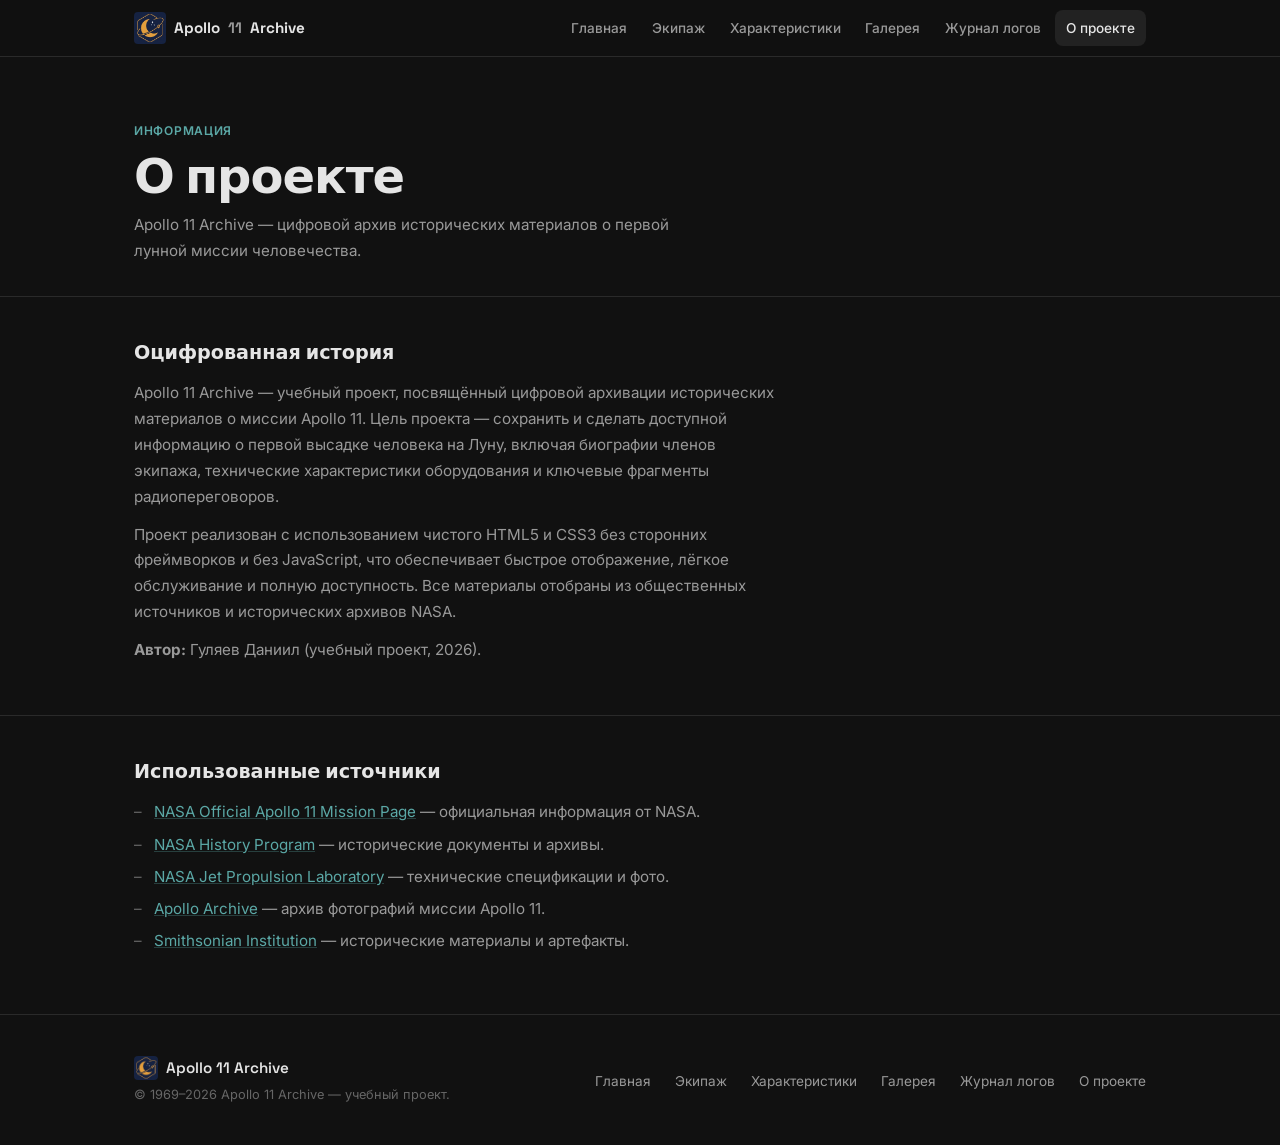
<file: public/about.html>
<!doctype html>
<html lang="ru">

<head>
  <meta charset="utf-8" />
  <meta name="viewport" content="width=device-width,initial-scale=1,viewport-fit=cover" />
  <meta name="color-scheme" content="dark" />
  <meta name="theme-color" content="#050508" />
  <meta name="description" content="О проекте Apollo 11 Archive — учебный архив исторических материалов." />
  <title>О проекте — Apollo 11 Archive</title>
  <link rel="preconnect" href="https://fonts.googleapis.com">
  <link rel="preconnect" href="https://fonts.gstatic.com" crossorigin>
  <link
    href="https://fonts.googleapis.com/css2?family=Inter:wght@400;500;600;700&family=Space+Grotesk:wght@500;600;700&display=swap"
    rel="stylesheet">
  <link rel="stylesheet" href="src/style.css">
  <link rel="icon" href="Favicon.svg" type="image/svg+xml">
  <link rel="icon" href="Favicon.ico" sizes="any">
</head>

<body>

  <input type="checkbox" id="nav-toggle" class="nav-toggle" aria-hidden="true">

  <header class="site-header" role="banner">
    <div class="container header-inner">
      <a class="logo" href="index.html"><img src="images/Apollo-11-archive-icon.svg" alt="" class="logo-icon" width="32" height="32">Apollo<span> 11</span> Archive</a>
      <nav class="site-nav" aria-label="Основная навигация">
        <ul>
          <li><a href="index.html">Главная</a></li>
          <li><a href="crew.html">Экипаж</a></li>
          <li><a href="tech.html">Характеристики</a></li>
          <li><a href="gallery.html">Галерея</a></li>
          <li><a href="logs.html">Журнал логов</a></li>
          <li><a class="active" href="about.html" aria-current="page">О проекте</a></li>
        </ul>
      </nav>
      <label for="nav-toggle" class="burger" aria-label="Открыть меню">
        <span></span><span></span><span></span>
      </label>
    </div>
  </header>

  <nav class="nav-drawer" aria-label="Мобильная навигация">
    <ul>
      <li><a href="index.html">Главная</a></li>
      <li><a href="crew.html">Экипаж</a></li>
      <li><a href="tech.html">Характеристики</a></li>
      <li><a href="gallery.html">Галерея</a></li>
      <li><a href="logs.html">Журнал логов</a></li>
      <li><a class="active" href="about.html">О проекте</a></li>
    </ul>
  </nav>

  <main>

    <section class="about-hero" aria-labelledby="about-title">
      <div class="container">
        <p class="section-tag">Информация</p>
        <h1 id="about-title">О проекте</h1>
        <p class="section-lead">Apollo 11 Archive — цифровой архив исторических материалов о первой лунной миссии
          человечества.</p>
      </div>
    </section>

    <section class="about-section" aria-labelledby="about-project">
      <div class="container">
        <h2 id="about-project">Оцифрованная история</h2>
        <p>
          Apollo 11 Archive — учебный проект, посвящённый цифровой архивации исторических материалов о миссии Apollo 11.
          Цель проекта — сохранить и сделать доступной информацию о первой высадке человека на Луну, включая биографии
          членов экипажа, технические характеристики оборудования и ключевые фрагменты радиопереговоров.
        </p>
        <p>
          Проект реализован с использованием чистого HTML5 и CSS3 без сторонних фреймворков и без JavaScript,
          что обеспечивает быстрое отображение, лёгкое обслуживание и полную доступность. Все материалы отобраны
          из общественных источников и исторических архивов NASA.
        </p>
        <p>
          <strong>Автор:</strong> Гуляев Даниил (учебный проект, 2026).
        </p>
      </div>
    </section>

    <section class="about-section" aria-labelledby="about-sources">
      <div class="container">
        <h2 id="about-sources">Использованные источники</h2>
        <ul>
          <li><a href="https://www.nasa.gov/mission/apollo-11/" target="_blank" rel="noopener">NASA Official Apollo 11
              Mission Page</a> — официальная информация от NASA.</li>
          <li><a href="https://history.nasa.gov/" target="_blank" rel="noopener">NASA History Program</a> — исторические
            документы и архивы.</li>
          <li><a href="https://www.jpl.nasa.gov/" target="_blank" rel="noopener">NASA Jet Propulsion Laboratory</a> —
            технические спецификации и фото.</li>
          <li><a href="https://www.apolloarchive.com/" target="_blank" rel="noopener">Apollo Archive</a> — архив
            фотографий миссии Apollo 11.</li>
          <li><a href="https://www.si.edu/" target="_blank" rel="noopener">Smithsonian Institution</a> — исторические
            материалы и артефакты.</li>
        </ul>
      </div>
    </section>

  </main>

  <footer class="site-footer" role="contentinfo">
    <div class="container">
      <div class="footer-brand">
        <span class="footer-logo"><img src="images/Apollo-11-archive-icon.svg" alt="" class="logo-icon" width="24" height="24">Apollo 11 Archive</span>
        <small>© 1969–2026 Apollo 11 Archive — учебный проект.</small>
      </div>
      <nav class="footer-nav" aria-label="Навигация в подвале">
        <ul>
          <li><a href="index.html">Главная</a></li>
          <li><a href="crew.html">Экипаж</a></li>
          <li><a href="tech.html">Характеристики</a></li>
          <li><a href="gallery.html">Галерея</a></li>
          <li><a href="logs.html">Журнал логов</a></li>
          <li><a href="about.html">О проекте</a></li>
        </ul>
      </nav>
    </div>
  </footer>

</body>

</html>
</file>
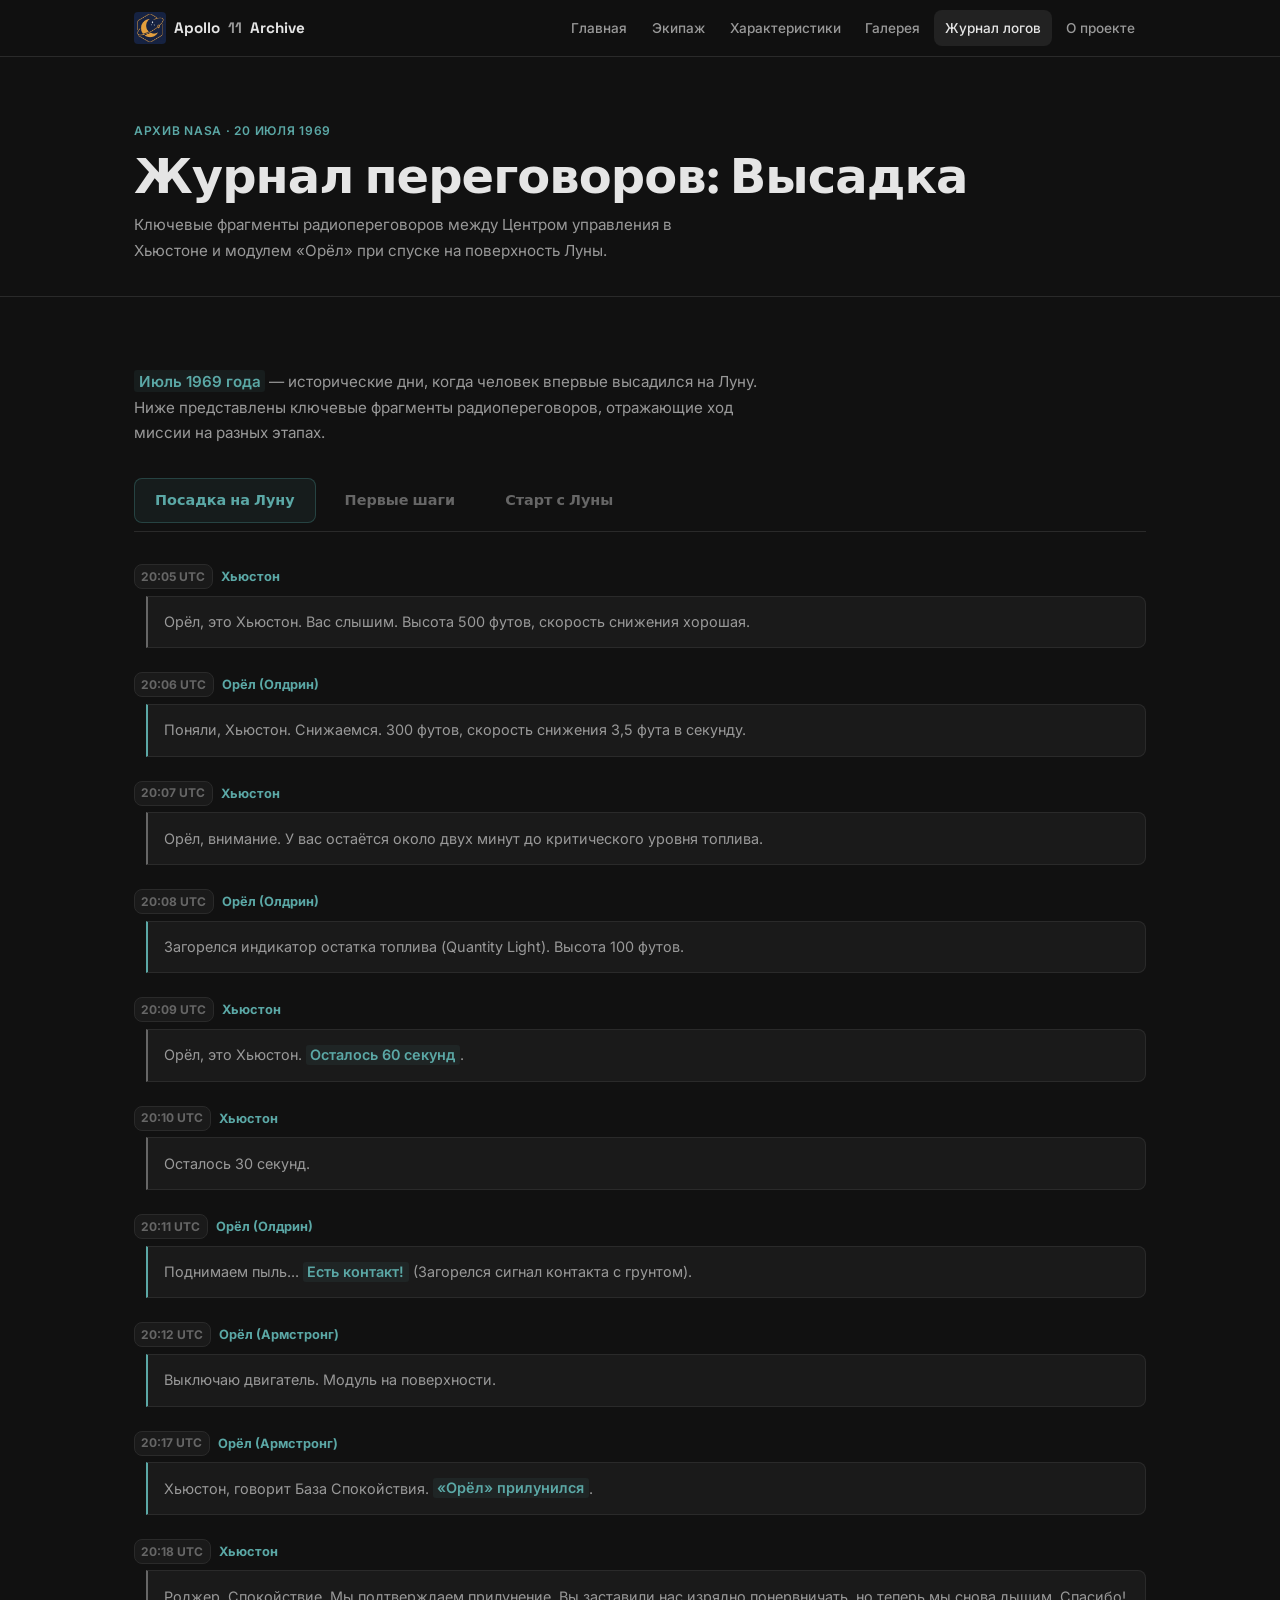
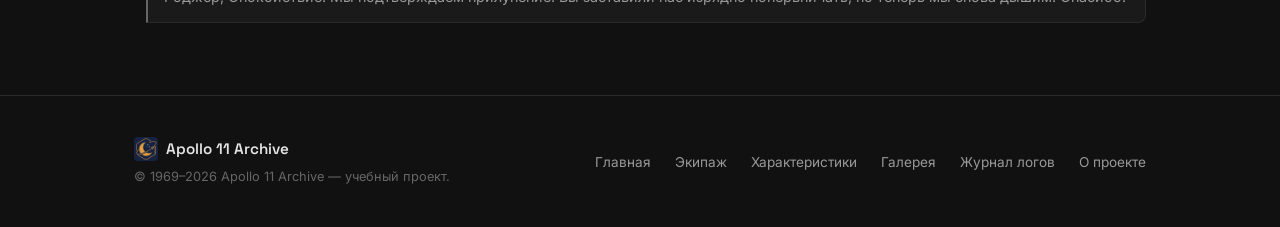
<file: public/logs.html>
<!doctype html>
<html lang="ru">
<head>
  <meta charset="utf-8" />
  <meta name="viewport" content="width=device-width,initial-scale=1,viewport-fit=cover" />
  <meta name="color-scheme" content="dark" />
  <meta name="theme-color" content="#050508" />
  <meta name="description" content="Журнал радиопереговоров при посадке Apollo 11 на Луну — 20 июля 1969 года." />
  <title>Журнал переговоров — Apollo 11 Archive</title>
  <link rel="preconnect" href="https://fonts.googleapis.com">
  <link rel="preconnect" href="https://fonts.gstatic.com" crossorigin>
  <link href="https://fonts.googleapis.com/css2?family=Inter:wght@400;500;600;700&family=Space+Grotesk:wght@500;600;700&display=swap" rel="stylesheet">
  <link rel="stylesheet" href="src/style.css">
  <link rel="icon" href="Favicon.svg" type="image/svg+xml">
  <link rel="icon" href="Favicon.ico" sizes="any">
</head>
<body>

  <input type="checkbox" id="nav-toggle" class="nav-toggle" aria-hidden="true">

  <header class="site-header" role="banner">
    <div class="container header-inner">
      <a class="logo" href="index.html"><img src="images/Apollo-11-archive-icon.svg" alt="" class="logo-icon" width="32" height="32">Apollo<span> 11</span> Archive</a>
      <nav class="site-nav" aria-label="Основная навигация">
        <ul>
          <li><a href="index.html">Главная</a></li>
          <li><a href="crew.html">Экипаж</a></li>
          <li><a href="tech.html">Характеристики</a></li>
          <li><a href="gallery.html">Галерея</a></li>
          <li><a class="active" href="logs.html" aria-current="page">Журнал логов</a></li>
          <li><a href="about.html">О проекте</a></li>
        </ul>
      </nav>
      <label for="nav-toggle" class="burger" aria-label="Открыть меню">
        <span></span><span></span><span></span>
      </label>
    </div>
  </header>

  <nav class="nav-drawer" aria-label="Мобильная навигация">
    <ul>
      <li><a href="index.html">Главная</a></li>
      <li><a href="crew.html">Экипаж</a></li>
      <li><a href="tech.html">Характеристики</a></li>
      <li><a href="gallery.html">Галерея</a></li>
      <li><a class="active" href="logs.html">Журнал логов</a></li>
      <li><a href="about.html">О проекте</a></li>
    </ul>
  </nav>

  <main>

    <section class="logs-hero" aria-labelledby="logs-title">
      <div class="container">
        <p class="section-tag">Архив NASA · 20 июля 1969</p>
        <h1 id="logs-title">Журнал переговоров: Высадка</h1>
        <p class="section-lead">Ключевые фрагменты радиопереговоров между Центром управления в Хьюстоне и модулем «Орёл» при спуске на поверхность Луны.</p>
      </div>
    </section>

    <section class="logs-section" aria-labelledby="logs-content">
      <div class="container">
        <p id="logs-content" class="intro-text">
          <mark>Июль 1969 года</mark> — исторические дни, когда человек впервые высадился на Луну. Ниже представлены ключевые фрагменты радиопереговоров, отражающие ход миссии на разных этапах.
        </p>

        <div class="tabs-container">

          <input type="radio" id="tab-landing" name="log-tabs" class="tabs-radio" checked>
          <input type="radio" id="tab-eva" name="log-tabs" class="tabs-radio">
          <input type="radio" id="tab-launch" name="log-tabs" class="tabs-radio">

          <div class="tab-nav" role="tablist">
            <label for="tab-landing" class="tab-label" role="tab" aria-controls="panel-landing">Посадка на Луну</label>
            <label for="tab-eva" class="tab-label" role="tab" aria-controls="panel-eva">Первые шаги</label>
            <label for="tab-launch" class="tab-label" role="tab" aria-controls="panel-launch">Старт с Луны</label>
          </div>

          <div class="tab-panels">

            <div id="panel-landing" class="tab-panel panel-landing" role="tabpanel">
              <dl class="transcript">
                <dt>
                  <time datetime="1969-07-20T20:05:00Z">20:05 UTC</time>
                  Хьюстон
                </dt>
                <dd class="houston">
                  Орёл, это Хьюстон. Вас слышим. Высота 500 футов, скорость снижения хорошая.
                </dd>

                <dt>
                  <time datetime="1969-07-20T20:06:00Z">20:06 UTC</time>
                  Орёл (Олдрин)
                </dt>
                <dd class="eagle">
                  Поняли, Хьюстон. Снижаемся. 300 футов, скорость снижения 3,5 фута в секунду.
                </dd>

                <dt>
                  <time datetime="1969-07-20T20:07:00Z">20:07 UTC</time>
                  Хьюстон
                </dt>
                <dd class="houston">
                  Орёл, внимание. У вас остаётся около двух минут до критического уровня топлива.
                </dd>

                <dt>
                  <time datetime="1969-07-20T20:08:00Z">20:08 UTC</time>
                  Орёл (Олдрин)
                </dt>
                <dd class="eagle">
                  Загорелся индикатор остатка топлива (Quantity Light). Высота 100 футов.
                </dd>

                <dt>
                  <time datetime="1969-07-20T20:09:00Z">20:09 UTC</time>
                  Хьюстон
                </dt>
                <dd class="houston">
                  Орёл, это Хьюстон. <mark>Осталось 60 секунд</mark>.
                </dd>

                <dt>
                  <time datetime="1969-07-20T20:10:00Z">20:10 UTC</time>
                  Хьюстон
                </dt>
                <dd class="houston">
                  Осталось 30 секунд.
                </dd>

                <dt>
                  <time datetime="1969-07-20T20:11:00Z">20:11 UTC</time>
                  Орёл (Олдрин)
                </dt>
                <dd class="eagle">
                  Поднимаем пыль... <mark>Есть контакт!</mark> (Загорелся сигнал контакта с грунтом).
                </dd>

                <dt>
                  <time datetime="1969-07-20T20:12:00Z">20:12 UTC</time>
                  Орёл (Армстронг)
                </dt>
                <dd class="eagle">
                  Выключаю двигатель. Модуль на поверхности.
                </dd>

                <dt>
                  <time datetime="1969-07-20T20:17:00Z">20:17 UTC</time>
                  Орёл (Армстронг)
                </dt>
                <dd class="eagle">
                  Хьюстон, говорит База Спокойствия. <mark>«Орёл» прилунился</mark>.
                </dd>

                <dt>
                  <time datetime="1969-07-20T20:18:00Z">20:18 UTC</time>
                  Хьюстон
                </dt>
                <dd class="houston">
                  Роджер, Спокойствие. Мы подтверждаем прилунение. Вы заставили нас изрядно понервничать, но теперь мы снова дышим. Спасибо!
                </dd>
              </dl>
            </div>

            <div id="panel-eva" class="tab-panel panel-eva" role="tabpanel">
              <dl class="transcript">
                <dt>
                  <time datetime="1969-07-21T02:51:00Z">02:51 UTC</time>
                  Орёл (Армстронг)
                </dt>
                <dd class="eagle">
                  Хьюстон, я на площадке. Выходная лестница развёрнута.
                </dd>

                <dt>
                  <time datetime="1969-07-21T02:53:00Z">02:53 UTC</time>
                  Орёл (Армстронг)
                </dt>
                <dd class="eagle">
                  Я собираюсь сойти с лунного модуля. Телекамера работает хорошо, передаёт изображение.
                </dd>

                <dt>
                  <time datetime="1969-07-21T02:55:00Z">02:55 UTC</time>
                  Орёл (Армстронг)
                </dt>
                <dd class="eagle">
                  Я стою на посадочной опоре. Опоры вдавились в грунт всего на один-два дюйма, хотя лунная поверхность кажется очень мелкой при приближении.
                </dd>

                <dt>
                  <time datetime="1969-07-21T02:56:00Z">02:56 UTC</time>
                  Орёл (Армстронг)
                </dt>
                <dd class="eagle">
                  Я собираюсь сойти с посадочной опоры... <mark>Это один маленький шаг для человека, но гигантский скачок для всего человечества</mark>.
                </dd>

                <dt>
                  <time datetime="1969-07-21T02:57:00Z">02:57 UTC</time>
                  Орёл (Армстронг)
                </dt>
                <dd class="eagle">
                  Поверхность очень мелкая и порошкообразная. Я легко могу поднять её носком обуви. Я вижу свои следы на пыли. Шаги даются легко.
                </dd>

                <dt>
                  <time datetime="1969-07-21T03:15:00Z">03:15 UTC</time>
                  Орёл (Олдрин)
                </dt>
                <dd class="eagle">
                  Спускаюсь... Красиво! Очень красиво. <mark>Великолепная пустыня</mark>.
                </dd>

                <dt>
                  <time datetime="1969-07-21T03:16:00Z">03:16 UTC</time>
                  Хьюстон
                </dt>
                <dd class="houston">
                  Орёл, это Хьюстон. Вас отлично видно. Телеметрия ранцев жизнеобеспечения в норме. Начинайте сбор образцов.
                </dd>
              </dl>
            </div>

            <div id="panel-launch" class="tab-panel panel-launch" role="tabpanel">
              <dl class="transcript">
                <dt>
                  <time datetime="1969-07-21T17:53:00Z">17:53 UTC</time>
                  Орёл (Олдрин)
                </dt>
                <dd class="eagle">
                  9, 8, 7, 6, 5... переход в режим старта... зажигание.
                </dd>

                <dt>
                  <time datetime="1969-07-21T17:54:00Z">17:54 UTC</time>
                  Орёл (Олдрин)
                </dt>
                <dd class="eagle">
                  <mark>Взлёт! Мы летим!</mark>
                </dd>

                <dt>
                  <time datetime="1969-07-21T17:54:30Z">17:54 UTC</time>
                  Орёл (Олдрин)
                </dt>
                <dd class="eagle">
                  Скорость 26, 36 футов в секунду. Очень плавный подъём. Очень тихо.
                </dd>

                <dt>
                  <time datetime="1969-07-21T17:55:00Z">17:55 UTC</time>
                  Орёл (Олдрин)
                </dt>
                <dd class="eagle">
                  Наклон. Высота 150 футов. Подъём 40 футов в секунду. Всё стабильно.
                </dd>

                <dt>
                  <time datetime="1969-07-21T17:55:30Z">17:55 UTC</time>
                  Орёл (Олдрин)
                </dt>
                <dd class="eagle">
                  Высота 1000 футов. Всё работает в штатном режиме.
                </dd>

                <dt>
                  <time datetime="1969-07-21T17:56:00Z">17:56 UTC</time>
                  Хьюстон
                </dt>
                <dd class="houston">
                  Орёл, это Хьюстон. Видим вас на радаре. Траектория отличная, параметры двигателя в норме!
                </dd>

                <dt>
                  <time datetime="1969-07-21T17:57:00Z">17:57 UTC</time>
                  Орёл (Армстронг)
                </dt>
                <dd class="eagle">
                  Поняли вас, Хьюстон. Выходим на промежуточную орбиту для встречи и стыковки с командным модулем «Колумбия».
                </dd>

                <dt>
                  <time datetime="1969-07-21T18:00:00Z">18:00 UTC</time>
                  Хьюстон
                </dt>
                <dd class="houston">
                  Принято, Орёл. Поздравляем с успешным взлётом с поверхности Луны! Возвращайтесь домой.
                </dd>
              </dl>
            </div>
          </div>
        </div>
      </div>
    </section>

  </main>

  <footer class="site-footer" role="contentinfo">
    <div class="container">
      <div class="footer-brand">
        <span class="footer-logo"><img src="images/Apollo-11-archive-icon.svg" alt="" class="logo-icon" width="24" height="24">Apollo 11 Archive</span>
        <small>© 1969–2026 Apollo 11 Archive — учебный проект.</small>
      </div>
      <nav class="footer-nav" aria-label="Навигация в подвале">
        <ul>
          <li><a href="index.html">Главная</a></li>
          <li><a href="crew.html">Экипаж</a></li>
          <li><a href="tech.html">Характеристики</a></li>
          <li><a href="gallery.html">Галерея</a></li>
          <li><a href="logs.html">Журнал логов</a></li>
          <li><a href="about.html">О проекте</a></li>
        </ul>
      </nav>
    </div>
  </footer>

</body>
</html>
</file>
<file: public/src/style.css>
@import url('base/tokens.css');
@import url('base/reset.css');

@import url('components/layout.css');
@import url('components/header.css');
@import url('components/footer.css');

@import url('pages/hero.css');
@import url('pages/stats.css');
@import url('pages/crew.css');
@import url('pages/timeline.css');
@import url('pages/gallery.css');
@import url('pages/logs.css');
@import url('pages/tech.css');
@import url('pages/about.css');
@import url('pages/error.css');

@import url('responsive.css');
</file>
